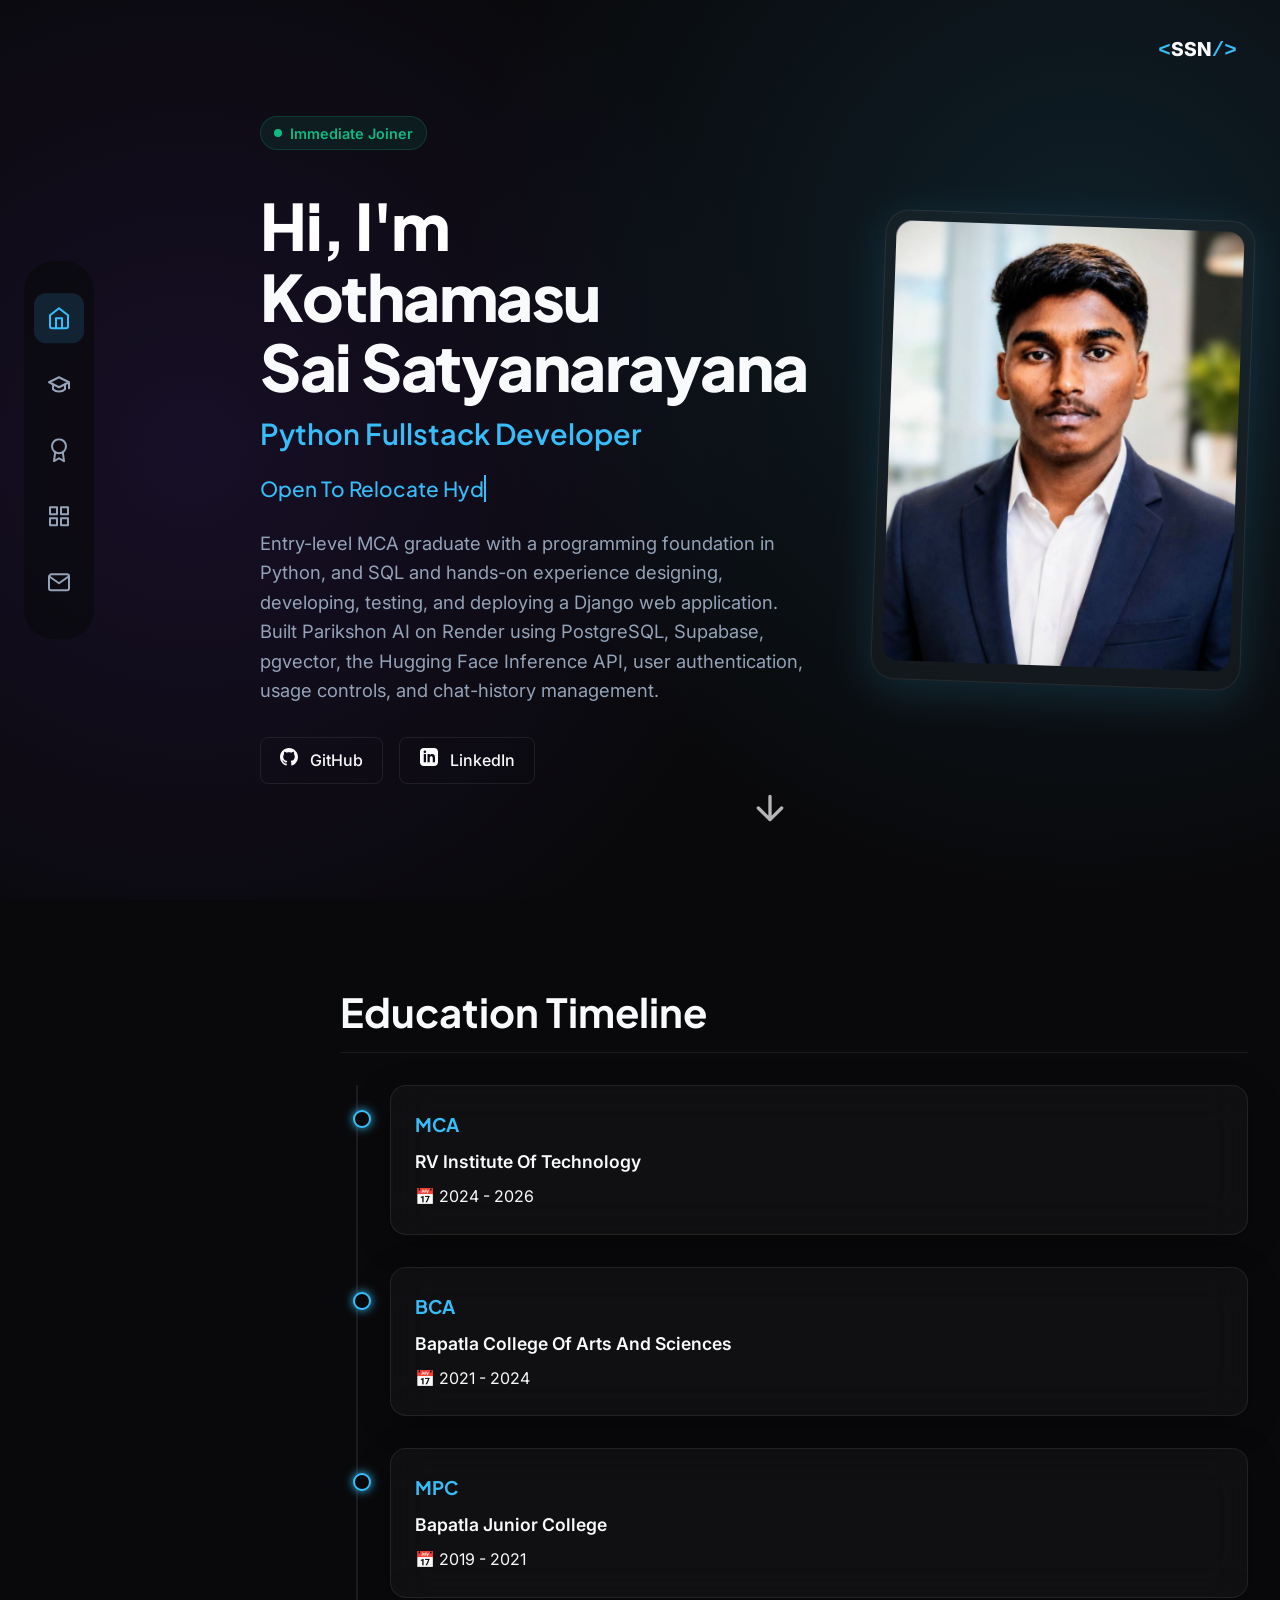
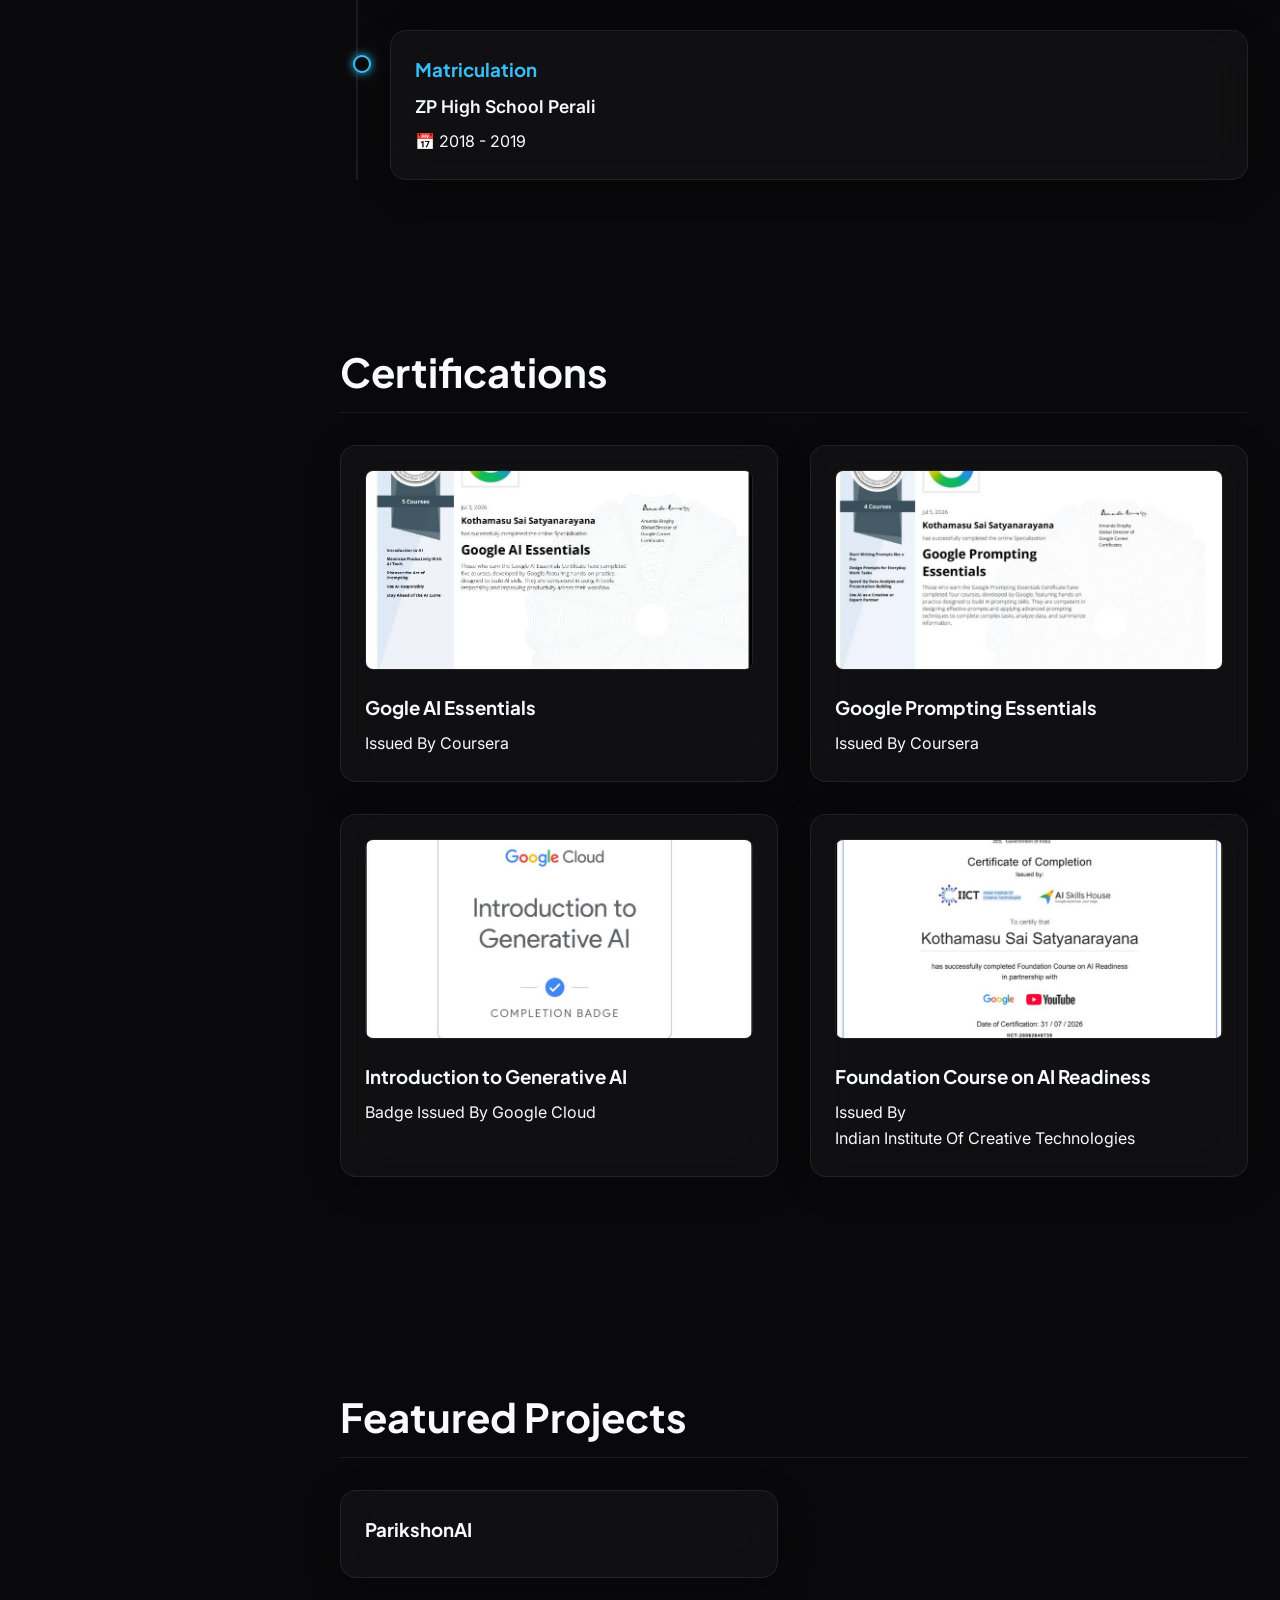
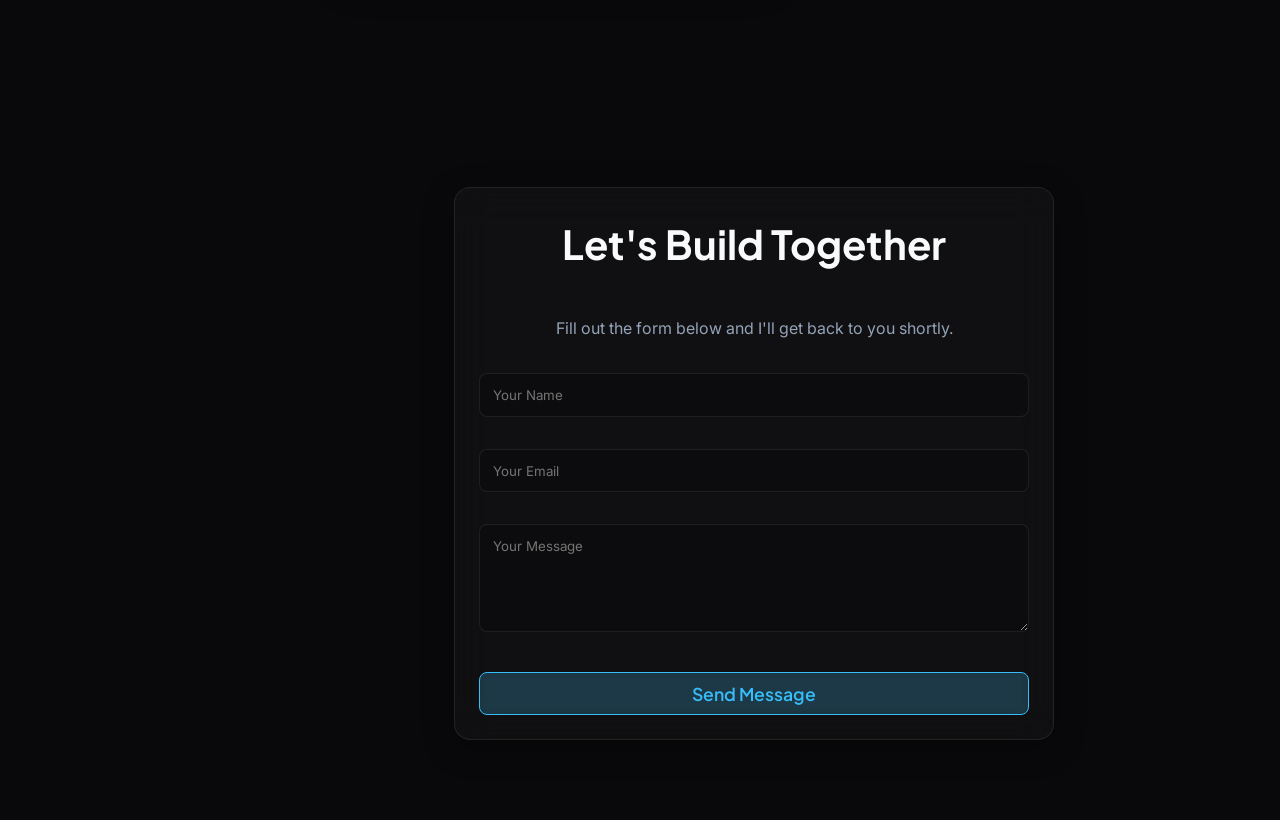
<file: index.html>
<!DOCTYPE html>
<html lang="en">
<head>
    <meta charset="UTF-8">
    <meta name="viewport" content="width=device-width, initial-scale=1.0">
    <title>Sai Satyanarayana | Portfolio</title>
    
    <!-- Favicon -->
    <link rel="icon" href="data:image/svg+xml,<svg xmlns='http://www.w3.org/2000/svg' viewBox='0 0 100 100'><text y='.9em' font-size='90'>🚀</text></svg>">
    
    <!-- Developer Fonts: Inter, Plus Jakarta Sans, and Fira Code -->
    <link rel="preconnect" href="https://fonts.googleapis.com">
    <link rel="preconnect" href="https://fonts.gstatic.com" crossorigin>
    <link href="https://fonts.googleapis.com/css2?family=Fira+Code:wght@400;500;600&family=Inter:wght@300;400;500;600&family=Plus+Jakarta+Sans:wght@500;600;700;800&display=swap" rel="stylesheet">
    
    <!-- Main Stylesheet -->
    <link rel="stylesheet" href="style.css">
</head>
<body>

    <!-- Floating Top-Right Brand -->
    <div class="top-right-brand">
        <span class="brand-brackets">&lt;</span>SSN<span class="brand-brackets">/&gt;</span>
    </div>

    <!-- Floating Vertical Dock Navigation -->
    <nav class="sidebar-nav">
        <div class="nav-links">
            <a href="#hero" class="nav-link active">
                <svg viewBox="0 0 24 24" fill="none" stroke="currentColor" stroke-width="2" stroke-linecap="round" stroke-linejoin="round"><path d="m3 9 9-7 9 7v11a2 2 0 0 1-2 2H5a2 2 0 0 1-2-2z"></path><polyline points="9 22 9 12 15 12 15 22"></polyline></svg>
                <span class="nav-text">Home</span>
            </a>
            <a href="#education" class="nav-link">
                <svg viewBox="0 0 24 24" fill="none" stroke="currentColor" stroke-width="2" stroke-linecap="round" stroke-linejoin="round"><path d="M22 10v6M2 10l10-5 10 5-10 5z"></path><path d="M6 12v5c3 3 9 3 12 0v-5"></path></svg>
                <span class="nav-text">Education</span>
            </a>
            <a href="#certifications" class="nav-link">
                <svg viewBox="0 0 24 24" fill="none" stroke="currentColor" stroke-width="2" stroke-linecap="round" stroke-linejoin="round"><circle cx="12" cy="8" r="7"></circle><polyline points="8.21 13.89 7 23 12 20 17 23 15.79 13.88"></polyline></svg>
                <span class="nav-text">Credentials</span>
            </a>
            <a href="#projects" class="nav-link">
                <svg viewBox="0 0 24 24" fill="none" stroke="currentColor" stroke-width="2" stroke-linecap="round" stroke-linejoin="round"><rect x="3" y="3" width="7" height="7"></rect><rect x="14" y="3" width="7" height="7"></rect><rect x="14" y="14" width="7" height="7"></rect><rect x="3" y="14" width="7" height="7"></rect></svg>
                <span class="nav-text">Projects</span>
            </a>
            <a href="#contact" class="nav-link">
                <svg viewBox="0 0 24 24" fill="none" stroke="currentColor" stroke-width="2" stroke-linecap="round" stroke-linejoin="round"><path d="M4 4h16c1.1 0 2 .9 2 2v12c0 1.1-.9 2-2 2H4c-1.1 0-2-.9-2-2V6c0 1.1.9-2 2-2z"></path><polyline points="22,6 12,13 2,6"></polyline></svg>
                <span class="nav-text">Contact</span>
            </a>
        </div>
    </nav>

    <!-- Main Content Containers -->
    <main>
        <section id="hero" class="hidden"></section>
        <section id="education" class="scroll-reveal hidden"></section>
        <section id="certifications" class="scroll-reveal hidden"></section>
        <section id="projects" class="scroll-reveal hidden"></section>
        <section id="contact" class="scroll-reveal hidden"></section>
    </main>

    <!-- Logic Engine -->
    <script src="app.js"></script>
</body>
</html>
</file>
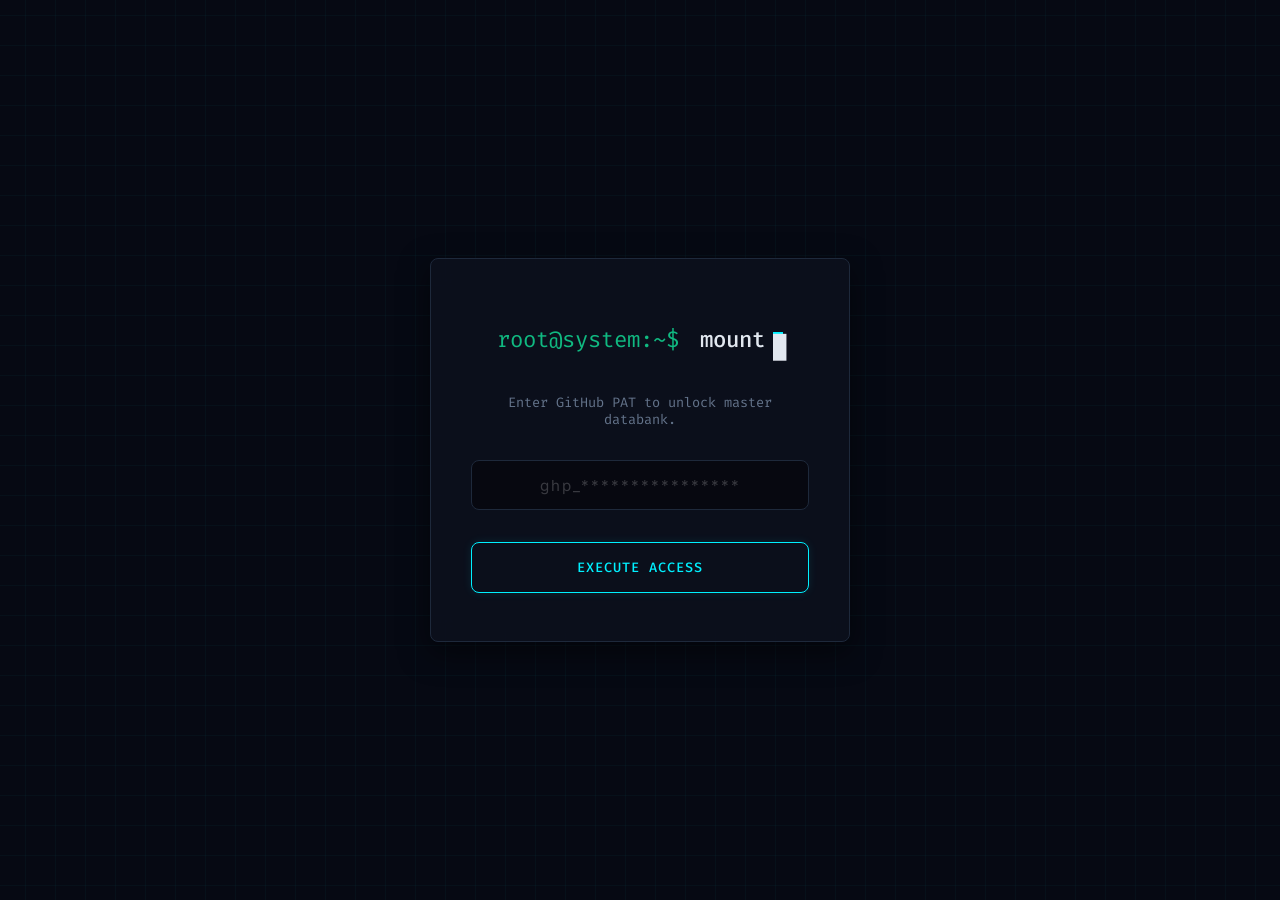
<file: admin.html>
<!DOCTYPE html>
<html lang="en">
<head>
    <meta charset="UTF-8">
    <meta name="viewport" content="width=device-width, initial-scale=1.0">
    <title>CMS Dashboard | Admin</title>
    
    <!-- Favicon -->
    <link rel="icon" href="data:image/svg+xml,<svg xmlns='http://www.w3.org/2000/svg' viewBox='0 0 100 100'><text y='.9em' font-size='90'>⚙️</text></svg>">
    
    <style>
        @import url('https://fonts.googleapis.com/css2?family=Fira+Code:wght@400;500;600&family=Inter:wght@400;500;600&display=swap');
        :root { --bg-base: #060913; --panel-bg: rgba(13, 17, 30, 0.85); --panel-border: rgba(30, 41, 59, 1); --text-main: #E2E8F0; --text-muted: #64748B; --danger: #EF4444; --success: #10B981; --c-cyan: #00F0FF; --c-purple: #A855F7; --c-amber: #F59E0B; --c-lime: #10B981; --c-magenta: #EC4899; --font-mono: 'Fira Code', 'Consolas', monospace; --font-sans: 'Inter', system-ui, sans-serif; --radius: 8px; }
        body { margin: 0; padding: 0; box-sizing: border-box; font-family: var(--font-sans); color: var(--text-main); height: 100vh; overflow: hidden; background-color: var(--bg-base); background-image: linear-gradient(rgba(0, 240, 255, 0.03) 1px, transparent 1px), linear-gradient(90deg, rgba(0, 240, 255, 0.03) 1px, transparent 1px); background-size: 30px 30px; background-position: center center; }
        * { box-sizing: border-box; } .hidden { display: none !important; }
        ::-webkit-scrollbar { width: 6px; } ::-webkit-scrollbar-track { background: var(--bg-base); } ::-webkit-scrollbar-thumb { background: var(--panel-border); border-radius: 4px; } ::-webkit-scrollbar-thumb:hover { background: var(--text-muted); }
        h2, h3, .nav-btn, .btn-primary, .btn-outline, .saas-label, .save-indicator { font-family: var(--font-mono); }
        h2 { font-size: 1.4rem; font-weight: 500; margin-bottom: 2.5rem; color: var(--text-main); padding-bottom: 1rem; border-bottom: 1px dashed var(--panel-border); }
        .prompt { color: var(--c-lime); font-weight: 400; margin-right: 8px; }
        .cursor { display: inline-block; width: 10px; height: 1.2rem; background-color: var(--c-cyan); vertical-align: middle; margin-left: 8px; animation: blink 1s step-end infinite; }
        @keyframes blink { 50% { opacity: 0; } }
        .saas-label { font-size: 0.8rem; color: var(--text-muted); margin-bottom: 0.8rem; text-transform: lowercase; letter-spacing: 0.5px; display: block;}
        .terminal-panel { background: var(--panel-bg); backdrop-filter: blur(12px); -webkit-backdrop-filter: blur(12px); border: 1px solid var(--panel-border); box-shadow: 0 10px 30px rgba(0,0,0,0.5); border-radius: var(--radius); }
        .auth-container { height: 100vh; display: flex; align-items: center; justify-content: center; padding: 20px; } .auth-box { padding: 3rem 2.5rem; width: 420px; animation: glitchIn 0.4s ease-out forwards; }
        .dashboard { display: flex; flex-direction: column; height: 100vh; animation: fadeIn 0.4s ease-out; } .admin-header { display: flex; justify-content: space-between; align-items: center; padding: 1rem 2rem; border-bottom: 1px solid var(--panel-border); z-index: 10; background: var(--bg-base); } .admin-layout { display: flex; flex: 1; overflow: hidden; margin: 1.5rem; gap: 1.5rem; }
        .sidebar { width: 280px; padding: 1.5rem; display: flex; flex-direction: column; gap: 0.8rem; } .main-content { flex: 1; padding: 2.5rem 4rem; overflow-y: auto; }
        .saas-input { background: rgba(0, 0, 0, 0.4); border: 1px solid var(--panel-border); color: var(--c-cyan); padding: 0.9rem 1.2rem; border-radius: var(--radius); width: 100%; margin-bottom: 2rem; font-size: 0.95rem; transition: all 0.2s ease; outline: none; font-family: var(--font-sans); } .saas-input:focus { border-color: var(--c-cyan); box-shadow: 0 0 12px rgba(0, 240, 255, 0.15); } .saas-input::placeholder { color: rgba(255,255,255,0.2); font-family: var(--font-sans); }
        .btn-primary, .btn-outline { background: transparent; border: 1px solid var(--panel-border); padding: 0.8rem 1.5rem; border-radius: var(--radius); cursor: pointer; font-weight: 500; font-size: 0.85rem; text-transform: uppercase; letter-spacing: 1px; display: inline-flex; align-items: center; justify-content: center; text-decoration: none; transition: all 0.2s ease; color: var(--text-main); } .btn-primary { border-color: var(--c-cyan); color: var(--c-cyan); box-shadow: 0 0 10px rgba(0, 240, 255, 0.1); } .btn-primary:hover:not(:disabled) { background: rgba(0, 240, 255, 0.1); box-shadow: 0 0 20px rgba(0, 240, 255, 0.3); } .btn-primary:disabled { opacity: 0.5; cursor: not-allowed; } .btn-outline:hover { background: rgba(255, 255, 255, 0.05); border-color: var(--text-main); } .btn-danger { border-color: var(--danger) !important; color: var(--danger) !important; } .btn-danger:hover { background: rgba(239, 68, 68, 0.1) !important; box-shadow: 0 0 20px rgba(239, 68, 68, 0.2); }
        .nav-btn { display: flex; align-items: center; gap: 1rem; background: transparent; color: var(--text-muted); border: 1px solid transparent; padding: 0.9rem 1.2rem; border-radius: var(--radius); cursor: pointer; text-align: left; font-size: 0.95rem; font-weight: 500; transition: all 0.3s ease; text-transform: capitalize; font-family: var(--font-sans); } .nav-btn:hover { background: rgba(255, 255, 255, 0.03); transform: translateX(5px); } .nav-btn.active { background: rgba(0,0,0,0.5); border: 1px solid var(--panel-border); color: var(--text-main); } .nav-icon { width: 18px; height: 18px; fill: currentColor; transition: fill 0.3s ease; }
        .nav-btn[data-tab="hero-tab"]:hover, .nav-btn[data-tab="hero-tab"].active { color: var(--c-cyan); border-color: var(--c-cyan); box-shadow: inset 4px 0 0 var(--c-cyan), 0 0 15px rgba(0, 240, 255, 0.1); } .nav-btn[data-tab="edu-tab"]:hover, .nav-btn[data-tab="edu-tab"].active { color: var(--c-purple); border-color: var(--c-purple); box-shadow: inset 4px 0 0 var(--c-purple), 0 0 15px rgba(168, 85, 247, 0.1); } .nav-btn[data-tab="cert-tab"]:hover, .nav-btn[data-tab="cert-tab"].active { color: var(--c-amber); border-color: var(--c-amber); box-shadow: inset 4px 0 0 var(--c-amber), 0 0 15px rgba(245, 158, 11, 0.1); } .nav-btn[data-tab="proj-tab"]:hover, .nav-btn[data-tab="proj-tab"].active { color: var(--c-lime); border-color: var(--c-lime); box-shadow: inset 4px 0 0 var(--c-lime), 0 0 15px rgba(16, 185, 129, 0.1); } .nav-btn[data-tab="contact-tab"]:hover, .nav-btn[data-tab="contact-tab"].active { color: var(--c-magenta); border-color: var(--c-magenta); box-shadow: inset 4px 0 0 var(--c-magenta), 0 0 15px rgba(236, 72, 153, 0.1); }
        .tab-pane { display: none; max-width: 800px; margin: 0 auto; } .tab-pane.active { display: block; animation: slideUpFade 0.4s cubic-bezier(0, 0, 0.2, 1) forwards; }
        .accordion-item { border-radius: var(--radius); margin-bottom: 1.2rem; overflow: hidden; transition: all 0.2s ease; border: 1px solid var(--panel-border); background: rgba(0,0,0,0.3); } .accordion-header { display: flex; justify-content: space-between; align-items: center; padding: 1.2rem 1.5rem; cursor: pointer; font-weight: 500; font-family: var(--font-sans); } .accordion-header:hover { background: rgba(255,255,255,0.02); color: var(--c-cyan); } .accordion-body { padding: 1.5rem; border-top: 1px dashed var(--panel-border); background: rgba(0,0,0,0.5); }
        .save-indicator { font-size: 0.8rem; font-weight: 500; display: flex; align-items: center; gap: 0.6rem; color: var(--text-muted); text-transform: uppercase; letter-spacing: 1px;} .dot { width: 8px; height: 8px; border-radius: 50%; background: var(--success); box-shadow: 0 0 10px var(--success); } .img-preview-box { width: 70px; height: 70px; border-radius: var(--radius); object-fit: cover; margin-top: 0.5rem; display: block; border: 1px dashed var(--c-cyan); background: rgba(0,0,0,0.5); }
        .modal-overlay { position: fixed; inset: 0; background: rgba(6, 9, 19, 0.8); backdrop-filter: blur(8px); -webkit-backdrop-filter: blur(8px); z-index: 9999; display: flex; justify-content: center; align-items: center; transition: opacity 0.3s ease; } .modal-box { padding: 3rem; text-align: center; width: 400px; display: flex; flex-direction: column; align-items: center; border-color: var(--c-cyan); box-shadow: 0 0 40px rgba(0, 240, 255, 0.15); } .spinner { width: 55px; height: 55px; border: 4px solid rgba(0, 240, 255, 0.1); border-top-color: var(--c-cyan); border-radius: 50%; animation: spin 1s linear infinite; box-shadow: 0 0 15px rgba(0, 240, 255, 0.2); }
        @keyframes spin { to { transform: rotate(360deg); } } @keyframes slideUpFade { 0% { opacity: 0; transform: translateY(15px); } 100% { opacity: 1; transform: translateY(0); } } @keyframes fadeIn { from { opacity: 0; } to { opacity: 1; } } @keyframes glitchIn { 0% { opacity: 0; transform: scale(0.98) translate(-10px, 5px); filter: hue-rotate(90deg); } 20% { opacity: 1; transform: scale(1.02) translate(5px, -5px); filter: hue-rotate(-90deg); } 40% { transform: scale(0.99) translate(-5px, 0); } 100% { transform: scale(1) translate(0, 0); filter: hue-rotate(0deg); } }
    </style>
</head>
<body>
    <!-- AUTHENTICATION SCREEN -->
    <div id="auth-screen" class="auth-container">
        <form id="login-form" class="auth-box terminal-panel">
            <h2 style="border:none; padding:0; text-align: center;"><span class="prompt">root@system:~$</span> mount<span class="cursor">█</span></h2>
            <p style="font-size: 0.85rem; color: var(--text-muted); margin-bottom: 2rem; font-family: var(--font-mono); text-align: center;">Enter GitHub PAT to unlock master databank.</p>
            <input type="password" id="gh-token" class="saas-input" placeholder="ghp_****************" required style="margin-bottom: 2rem; text-align: center; letter-spacing: 2px;">
            <button type="submit" class="btn-primary" style="width: 100%; padding: 1rem;">Execute Access</button>
        </form>
    </div>

    <!-- MAIN DASHBOARD -->
    <div id="admin-dashboard" class="hidden dashboard">
        <header class="admin-header">
            <div style="display: flex; align-items: center; gap: 2rem;">
                <div style="font-weight: 600; font-size: 1.1rem; letter-spacing: 1px; font-family: var(--font-mono);">
                    <span style="color: var(--c-lime);">&lt;</span>PORTFOLIO_CMS<span style="color: var(--c-lime);">/&gt;</span>
                </div>
                <div class="save-indicator" id="save-indicator"><div class="dot"></div> LINK ESTABLISHED</div>
            </div>
            <div style="display: flex; gap: 1rem;">
                <button id="manual-save-btn" class="btn-primary" onclick="saveStateToStorage()">Save to GitHub</button>
                <a href="index.html" target="_blank" class="btn-outline">Preview Site</a>
                <button id="logout-btn" class="btn-outline btn-danger">Logout</button>
            </div>
        </header>
        
        <div class="admin-layout">
            <!-- SIDEBAR NAVIGATION -->
            <aside class="sidebar terminal-panel">
                <button class="nav-btn active" data-tab="hero-tab"><svg class="nav-icon" viewBox="0 0 24 24"><path d="M12 12c2.21 0 4-1.79 4-4s-1.79-4-4-4-4 1.79-4 4 1.79 4 4 4zm0 2c-2.67 0-8 1.34-8 4v2h16v-2c0-2.66-5.33-4-8-4z"/></svg> Hero Profile</button>
                <button class="nav-btn" data-tab="edu-tab"><svg class="nav-icon" viewBox="0 0 24 24"><path d="M12 3L1 9l4 2.18v6L12 21l7-3.82v-6l2.12-1.15V17h2V9L12 3zm6.82 6L12 12.72 5.18 9 12 5.28 18.82 9zM17 15.99l-5 2.73-5-2.73v-3.72L12 15l5-2.73v3.72z"/></svg> Education</button>
                <button class="nav-btn" data-tab="cert-tab"><svg class="nav-icon" viewBox="0 0 24 24"><path d="M19 3H5c-1.1 0-2 .9-2 2v14c0 1.1.9 2 2 2h14c1.1 0 2-.9 2-2V5c0-1.1-.9-2-2-2zm-7 9h-2V7h-2v5H6v2h2v5h2v-5h2v-2z"/></svg> Certifications</button>
                <button class="nav-btn" data-tab="proj-tab"><svg class="nav-icon" viewBox="0 0 24 24"><path d="M20 6h-4V4c0-1.11-.89-2-2-2h-4c-1.11 0-2 .89-2 2v2H4c-1.11 0-1.99.89-1.99 2L2 19c0 1.11.89 2 2 2h16c1.11 0 2-.89 2-2V8c0-1.11-.89-2-2-2zm-6 0h-4V4h4v2z"/></svg> Projects</button>
                <button class="nav-btn" data-tab="contact-tab"><svg class="nav-icon" viewBox="0 0 24 24"><path d="M20 4H4c-1.1 0-1.99.9-1.99 2L2 18c0 1.1.9 2 2 2h16c1.1 0 2-.9 2-2V6c0-1.1-.9-2-2-2zm0 4l-8 5-8-5V6l8 5 8-5v2z"/></svg> Contact Form</button>
            </aside>

            <!-- MAIN WORKSPACE -->
            <main class="main-content terminal-panel">
                
                <!-- HERO TAB -->
                <div id="hero-tab" class="tab-pane active">
                    <h2>Hero Configuration</h2>
                    
                    <label class="saas-label">Full Name</label>
                    <input type="text" id="h-name" class="saas-input" placeholder="e.g. Jane Doe" onchange="updateHero('name', this.value)">
                    
                    <label class="saas-label">Job Title</label>
                    <input type="text" id="h-title" class="saas-input" placeholder="e.g. Senior Frontend Engineer" onchange="updateHero('title', this.value)">
                    
                    <label class="saas-label">Bio / Value Proposition</label>
                    <textarea id="h-valueProp" class="saas-input" rows="3" placeholder="A short description about yourself..." onchange="updateHero('valueProp', this.value)"></textarea>
                    
                    <label class="saas-label">Typing Effect Words (Comma Separated)</label>
                    <input type="text" id="h-dynText" class="saas-input" placeholder="Coder, Designer, Creator" onchange="updateHeroMeta('dynamicText', this.value.split(',').map(s=>s.trim()))">
                    
                    <label class="saas-label">Profile Photo Upload</label>
                    <input type="file" id="h-photo" accept="image/*" class="saas-input" style="padding: 0.8rem;" onchange="handleHeroImage(this)">
                    <img id="h-photo-preview" class="img-preview-box hidden" alt="Hero Preview">

                    <div style="margin-top: 3rem; padding-top: 2rem; border-top: 1px dashed var(--panel-border);">
                        <h3 style="font-size: 1.1rem; margin-bottom: 1.5rem;">Tags & Social Links</h3>
                        
                        <div style="display: flex; gap: 1.5rem;">
                            <div style="flex: 1;">
                                <label class="saas-label">Location</label>
                                <input type="text" id="h-location" class="saas-input" placeholder="e.g. Chennai, India" onchange="updateHeroMeta('location', this.value)">
                            </div>
                            <div style="flex: 1;">
                                <label class="saas-label">Availability Status</label>
                                <input type="text" id="h-avail" class="saas-input" placeholder="e.g. Immediate Joiner" onchange="updateHeroMeta('availability', this.value)">
                            </div>
                        </div>

                        <div style="display: flex; gap: 1.5rem;">
                            <div style="flex: 1;">
                                <label class="saas-label">GitHub URL</label>
                                <input type="url" id="h-github" class="saas-input" placeholder="https://github.com/yourusername" onchange="updateHeroSocial('github', this.value)">
                            </div>
                            <div style="flex: 1;">
                                <label class="saas-label">LinkedIn URL</label>
                                <input type="url" id="h-linkedin" class="saas-input" placeholder="https://linkedin.com/in/yourusername" onchange="updateHeroSocial('linkedin', this.value)">
                            </div>
                        </div>
                    </div>
                </div>

                <!-- EDUCATION TAB -->
                <div id="edu-tab" class="tab-pane">
                    <div style="display:flex; justify-content:space-between; align-items:center; border-bottom: 1px dashed var(--panel-border); margin-bottom:2rem; padding-bottom:1rem;">
                        <h2 style="margin:0; border:none; padding:0;">Education Timeline</h2>
                        <button class="btn-primary" id="add-edu" style="border-color: var(--c-purple); color: var(--c-purple);">+ Add Entry</button>
                    </div>
                    <div id="edu-list"></div>
                </div>

                <!-- CERTIFICATIONS TAB -->
                <div id="cert-tab" class="tab-pane">
                    <div style="display:flex; justify-content:space-between; align-items:center; border-bottom: 1px dashed var(--panel-border); margin-bottom:2rem; padding-bottom:1rem;">
                        <h2 style="margin:0; border:none; padding:0;">Certifications</h2>
                        <button class="btn-primary" id="add-cert" style="border-color: var(--c-amber); color: var(--c-amber);">+ Add Entry</button>
                    </div>
                    <div id="cert-list"></div>
                </div>

                <!-- PROJECTS TAB -->
                <div id="proj-tab" class="tab-pane">
                    <div style="display:flex; justify-content:space-between; align-items:center; border-bottom: 1px dashed var(--panel-border); margin-bottom:2rem; padding-bottom:1rem;">
                        <h2 style="margin:0; border:none; padding:0;">Featured Projects</h2>
                        <button class="btn-primary" id="add-proj" style="border-color: var(--c-lime); color: var(--c-lime);">+ Add Entry</button>
                    </div>
                    <div id="proj-list"></div>
                </div>

                <!-- CONTACT TAB -->
                <div id="contact-tab" class="tab-pane">
                    <h2>Contact Form Settings</h2>
                    <p style="color: var(--text-muted); font-size: 0.9rem; margin-bottom: 2rem; line-height: 1.6; font-family: var(--font-sans);">Paste your endpoint URL from Web3Forms, Formspree, or Getform here. The public site will route all submissions to this secure address.</p>
                    <label class="saas-label">API Endpoint URL</label>
                    <input type="url" id="c-endpoint" class="saas-input" placeholder="https://api.web3forms.com/submit" onchange="state.contact = state.contact || {}; state.contact.formEndpoint = this.value; saveStateToStorage();">
                </div>
            </main>
        </div>
    </div>
    
    <!-- MODAL OVERLAY -->
    <div id="save-modal" class="modal-overlay hidden">
        <div class="modal-box terminal-panel">
            <div id="modal-spinner" class="spinner"></div>
            <h3 id="modal-text" style="margin-top: 1.5rem; margin-bottom: 0; font-family: var(--font-mono); color: var(--text-main);">Encrypting & Syncing...</h3>
            <p id="modal-subtext" style="color: var(--text-muted); font-size: 0.85rem; margin-top: 0.5rem;">Please do not close this tab.</p>
            <button id="modal-close" class="btn-outline btn-danger hidden" style="margin-top: 1.5rem;" onclick="document.getElementById('save-modal').classList.add('hidden')">Dismiss</button>
        </div>
    </div>

    <script src="admin.js"></script>
</body>
</html>
</file>
<file: style.css>
@import url('https://fonts.googleapis.com/css2?family=Inter:wght@400;500;600&family=Plus+Jakarta+Sans:wght@500;600;700;800&display=swap');

:root {
    --bg-base: #09090b; 
    --glow-1: rgba(124, 58, 237, 0.12); 
    --glow-2: rgba(56, 189, 248, 0.12); 
    
    --glass-bg: rgba(255, 255, 255, 0.03); 
    --glass-border: rgba(255, 255, 255, 0.08); 
    --glass-shadow: 0 8px 32px 0 rgba(0, 0, 0, 0.3);
    
    --text-main: #f8fafc; 
    --text-muted: #94a3b8; 
    --primary: #38bdf8; 
    --success: #10b981; 
    --danger: #ef4444;
    
    --font-heading: 'Plus Jakarta Sans', sans-serif; 
    --font-body: 'Inter', sans-serif;
}

* { box-sizing: border-box; margin: 0; padding: 0; }
html { scroll-behavior: smooth; }

body {
    background-color: var(--bg-base);
    background-image: 
        radial-gradient(circle at 15% 50%, var(--glow-1), transparent 50%),
        radial-gradient(circle at 85% 30%, var(--glow-2), transparent 50%);
    background-attachment: fixed;
    color: var(--text-main); 
    line-height: 1.6; 
    min-height: 100vh;
    font-family: var(--font-body);
    overflow-x: hidden; 
}

h1, h2, h3, h4, h5, h6, .nav-text, button, .section-title { font-family: var(--font-heading); }
.glass-card, p, h1, h2, h3, h4, span { overflow-wrap: break-word; word-wrap: break-word; word-break: break-word; }
.hidden { display: none !important; }

/* Base Glass Engine */
.glass-card { background: var(--glass-bg); backdrop-filter: blur(20px); -webkit-backdrop-filter: blur(20px); border: 1px solid var(--glass-border); border-radius: 16px; box-shadow: var(--glass-shadow); padding: 1.5rem; transition: transform 0.3s ease, box-shadow 0.3s ease, background 0.3s ease; }
.glass-card:hover { box-shadow: 0 12px 40px 0 rgba(0,0,0,0.5); background: rgba(255, 255, 255, 0.06); }

/* --- BRAND LOGO --- */
.top-right-brand {
    position: fixed; top: 1.5rem; right: 1.5rem; padding: 0.6rem 1.2rem;
    z-index: 1000; font-size: 1.2rem; font-weight: 800; border-radius: 12px;
    transition: opacity 0.4s ease, transform 0.4s ease;
}
.brand-brackets { color: var(--primary); font-family: monospace; font-size: 1.3rem; }
.top-right-brand.brand-hidden { opacity: 0 !important; pointer-events: none; transform: translateY(-20px); }

/* --- THE FLOATING VERTICAL DOCK --- */
.sidebar-nav {
    position: fixed; top: 50%; left: 1.5rem; transform: translateY(-50%);
    width: 70px; 
    height: auto; max-height: 90vh;
    padding: 2rem 0; z-index: 1000;
    display: flex; flex-direction: column; align-items: flex-start;
    border-radius: 30px; 
    transition: width 0.4s cubic-bezier(0.25, 1, 0.5, 1);
    overflow: hidden; 
    background: rgba(9, 9, 11, 0.6); 
}

@media screen and (min-width: 1025px) {
    .sidebar-nav:hover { width: 210px; } 
    .sidebar-nav:hover .nav-text { opacity: 1; transform: translateX(0); transition-delay: 0.1s;}
}

/* Links & Scroll Spy Active State */
.nav-links { display: flex; flex-direction: column; gap: 1rem; width: 100%; padding: 0 10px; }
.nav-link { 
    display: flex; align-items: center; 
    padding: 0.8rem 13px; 
    width: 100%; color: var(--text-muted); text-decoration: none; border-radius: 12px; transition: color 0.3s, background 0.3s; overflow: hidden; 
}
.nav-link svg { width: 24px; height: 24px; min-width: 24px; margin-right: 1rem; margin-left: 0; }
.nav-link:hover { color: var(--text-main); background: rgba(255, 255, 255, 0.05); }
.nav-link.active { color: var(--primary); background: rgba(56, 189, 248, 0.15); } 
.nav-text { opacity: 0; transform: translateX(-10px); transition: all 0.3s ease; white-space: nowrap; font-size: 0.95rem; } 

/* --- MAIN CONTENT WRAPPER --- */
main { 
    width: 100%; 
    margin: 0; 
    padding: 0;
    padding-left: 260px; /* Safe zone for sidebar */
}

section { 
    padding: 5rem 2rem 5rem 0; 
    min-height: 50vh; 
    display: flex; 
    flex-direction: column; 
    justify-content: center; 
    scroll-margin-top: 5rem; 
    max-width: 1100px; 
}

/* --- HERO SECTION (DESKTOP: SPLIT LAYOUT) --- */
#hero { 
    min-height: 100vh; 
    position: relative;
    display: flex;
    align-items: center;
}

.mobile-hero-bg, .mobile-hero-overlay { display: none; }

.hero-content {
    display: flex;
    align-items: center;
    justify-content: space-between;
    gap: 4rem;
    width: 100%;
    z-index: 5;
}

.hero-text {
    flex: 1.2;
    max-width: 650px;
}

.hero-title { font-size: clamp(2.5rem, 5vw, 4rem); line-height: 1.1; margin-bottom: 0.5rem; letter-spacing: -1.5px; font-weight: 800; color: #ffffff; }
.hero-subtitle { font-size: 1.8rem; font-weight: 600; color: var(--primary); margin-bottom: 1rem; }
.hero-typing { font-size: 1.3rem; font-weight: 500; color: #ffffff; }
.hero-desc { font-size: 1.15rem; color: var(--text-muted); margin-top: 1.5rem; }

.hero-visual {
    flex: 0.8;
    display: flex;
    justify-content: flex-end;
    align-items: center;
}

.hero-image-wrapper {
    width: 100%;
    max-width: 400px;
    aspect-ratio: 4/5;
    padding: 10px;
    border-radius: 24px;
    background: var(--glass-bg);
    border: 1px solid var(--glass-border);
    box-shadow: 0 10px 40px rgba(56, 189, 248, 0.15); 
    transform: rotate(2deg); 
    transition: transform 0.4s ease, box-shadow 0.4s ease;
}

.hero-image-wrapper:hover {
    transform: rotate(0deg) scale(1.02);
    box-shadow: 0 15px 50px rgba(56, 189, 248, 0.25);
}

.hero-img {
    width: 100%;
    height: 100%;
    object-fit: cover; 
    border-radius: 16px;
}

.scroll-indicator { position: absolute; bottom: 2rem; left: 50%; color: rgba(255,255,255,0.7); animation: bounce 2s infinite; transition: color 0.3s; z-index: 10; transform: translateX(-50%); }
.scroll-indicator:hover { color: var(--primary); }
@keyframes bounce { 0%, 20%, 50%, 80%, 100% { transform: translate(-50%, 0); } 40% { transform: translate(-50%, -15px); } 60% { transform: translate(-50%, -7px); } }

/* UI Elements */
button { cursor: pointer; font-weight: 600; border-radius: 8px; border: none; transition: all 0.3s ease; }
.btn-primary { background: rgba(56, 189, 248, 0.2); border: 1px solid var(--primary); color: var(--primary); padding: 0.6rem 1.2rem; backdrop-filter: blur(4px); text-decoration: none; display: inline-flex; justify-content: center; align-items: center;}
.btn-primary:hover { background: var(--primary); color: #000; box-shadow: 0 0 15px var(--primary); }
.btn-outline { background: transparent; border: 1px solid var(--glass-border); color: var(--text-main); padding: 0.6rem 1.2rem; border-radius: 8px; text-decoration: none; transition: all 0.3s ease; font-weight: 500;}
.btn-outline:hover { background: rgba(255,255,255,0.05); border-color: var(--text-main); }
input, textarea { font-family: var(--font-body); width: 100%; padding: 0.8rem; margin-bottom: 1rem; background: rgba(0,0,0,0.2); border: 1px solid var(--glass-border); color: var(--text-main); border-radius: 8px; outline: none; transition: border 0.3s ease; }
input:focus, textarea:focus { border-color: var(--primary); }

@media screen and (min-width: 1025px) {
    #education, #certifications, #projects { padding-left: 80px; }
}

.section-title { font-size: 2.5rem; font-weight: 700; margin-bottom: 2rem; border-bottom: 1px solid var(--glass-border); padding-bottom: 0.5rem; display: inline-block;}

.grid { display: grid; grid-template-columns: repeat(auto-fill, minmax(300px, 1fr)); gap: 2rem; }
.img-preview { width: 100%; height: 200px; object-fit: cover; border-radius: 8px; margin-bottom: 1rem; border: 1px solid var(--glass-border); }

.timeline { border-left: 2px solid var(--glass-border); padding-left: 2rem; margin-left: 1rem; display: flex; flex-direction: column; gap: 2rem; }
.timeline-item { position: relative; }
.timeline-item::before { content: ''; position: absolute; left: -2.4rem; top: 1.5rem; width: 14px; height: 14px; background: var(--bg-base); border: 2px solid var(--primary); border-radius: 50%; box-shadow: 0 0 10px var(--primary); }

.typing { color: var(--primary); border-right: 2px solid var(--primary); animation: blink 0.75s step-end infinite; }
.pulse-container { display: flex; align-items: center; gap: 0.5rem; font-size: 0.9rem; color: var(--success); margin-bottom: 1rem; background: rgba(16, 185, 129, 0.1); padding: 0.3rem 0.8rem; border-radius: 20px; width: fit-content; border: 1px solid rgba(16, 185, 129, 0.2); font-weight: 600;}
.pulse { width: 8px; height: 8px; background: var(--success); border-radius: 50%; box-shadow: 0 0 0 0 rgba(16, 185, 129, 0.7); animation: pulse-anim 2s infinite; }
.scroll-reveal { opacity: 0; transform: translateY(30px); transition: opacity 0.8s ease-out, transform 0.8s ease-out; }
.scroll-reveal.visible { opacity: 1; transform: translateY(0); }

@keyframes pulse-anim { 0% { box-shadow: 0 0 0 0 rgba(16, 185, 129, 0.7); } 70% { box-shadow: 0 0 0 10px rgba(16, 185, 129, 0); } 100% { box-shadow: 0 0 0 0 rgba(16, 185, 129, 0); } }

/* --- 📱 TABLET & MOBILE FIX (< 1024px) --- */
@media screen and (max-width: 1024px) {
    main { 
        padding-left: 2rem; 
        padding-right: 2rem; 
        padding-bottom: 100px; 
        max-width: 100%; 
    }
    
    .top-right-brand { top: 1rem; right: 1rem; padding: 0.5rem 1rem; font-size: 1rem; }
    
    .sidebar-nav {
        top: auto; bottom: 1.5rem; left: 50%; transform: translateX(-50%);
        width: 90%; max-width: 500px; padding: 0.8rem 1.5rem;
        flex-direction: row; justify-content: space-between; align-items: center;
        border-radius: 20px;
    }
    
    .sidebar-nav:hover { width: 90%; } 
    .nav-text { display: none !important; } 
    .nav-links { flex-direction: row; justify-content: space-between; gap: 0; padding: 0; width: 100%; }
    .nav-link { width: auto; padding: 0.5rem; justify-content: center; }
    .nav-link svg { margin: 0; width: 22px; height: 22px; } 
    
    section { padding: 4rem 0; }
    
    /* --- Mobile Hero Fix (Revert to Original Full Background) --- */
    #hero { 
        min-height: 100vh; 
        padding: 0;
        margin-left: -2rem; /* Break out of padding */
        width: 100vw;
        position: relative;
        display: flex;
        align-items: center;
        justify-content: flex-start;
    }

    .mobile-hero-bg {
        display: block;
        position: absolute;
        top: 0; left: 0; width: 100%; height: 100%;
        background-size: cover !important;
        background-position: center top !important; /* Prioritize top to avoid cutting off face */
        background-repeat: no-repeat !important;
        z-index: 1;
    }

    .mobile-hero-overlay {
        display: block;
        position: absolute;
        top: 0; left: 0; width: 100%; height: 100%;
        background: linear-gradient(to right, rgba(9,9,11,0.9) 0%, rgba(9,9,11,0.3) 100%), linear-gradient(to bottom, transparent 0%, transparent 60%, rgba(9,9,11,1) 100%);
        z-index: 2;
    }

    .hero-content {
        position: relative;
        z-index: 3;
        flex-direction: column;
        padding: 2rem;
        width: 100%;
    }

    .hero-visual { display: none !important; } /* Hide Desktop Glass Card */

    .hero-text { 
        display: flex; 
        flex-direction: column; 
        align-items: flex-start; 
        text-align: left; 
    }
    
    .hero-badges, .social-links { justify-content: flex-start !important; }
    
    /* ----------------------------------------------------------- */

    .section-title { font-size: 2rem; }
    .grid { grid-template-columns: repeat(auto-fit, minmax(300px, 1fr)); gap: 1.5rem; }
    
    .timeline { padding-left: 1rem; margin-left: 0.5rem; }
    .timeline-item::before { left: -1.45rem; }
}
</file>
